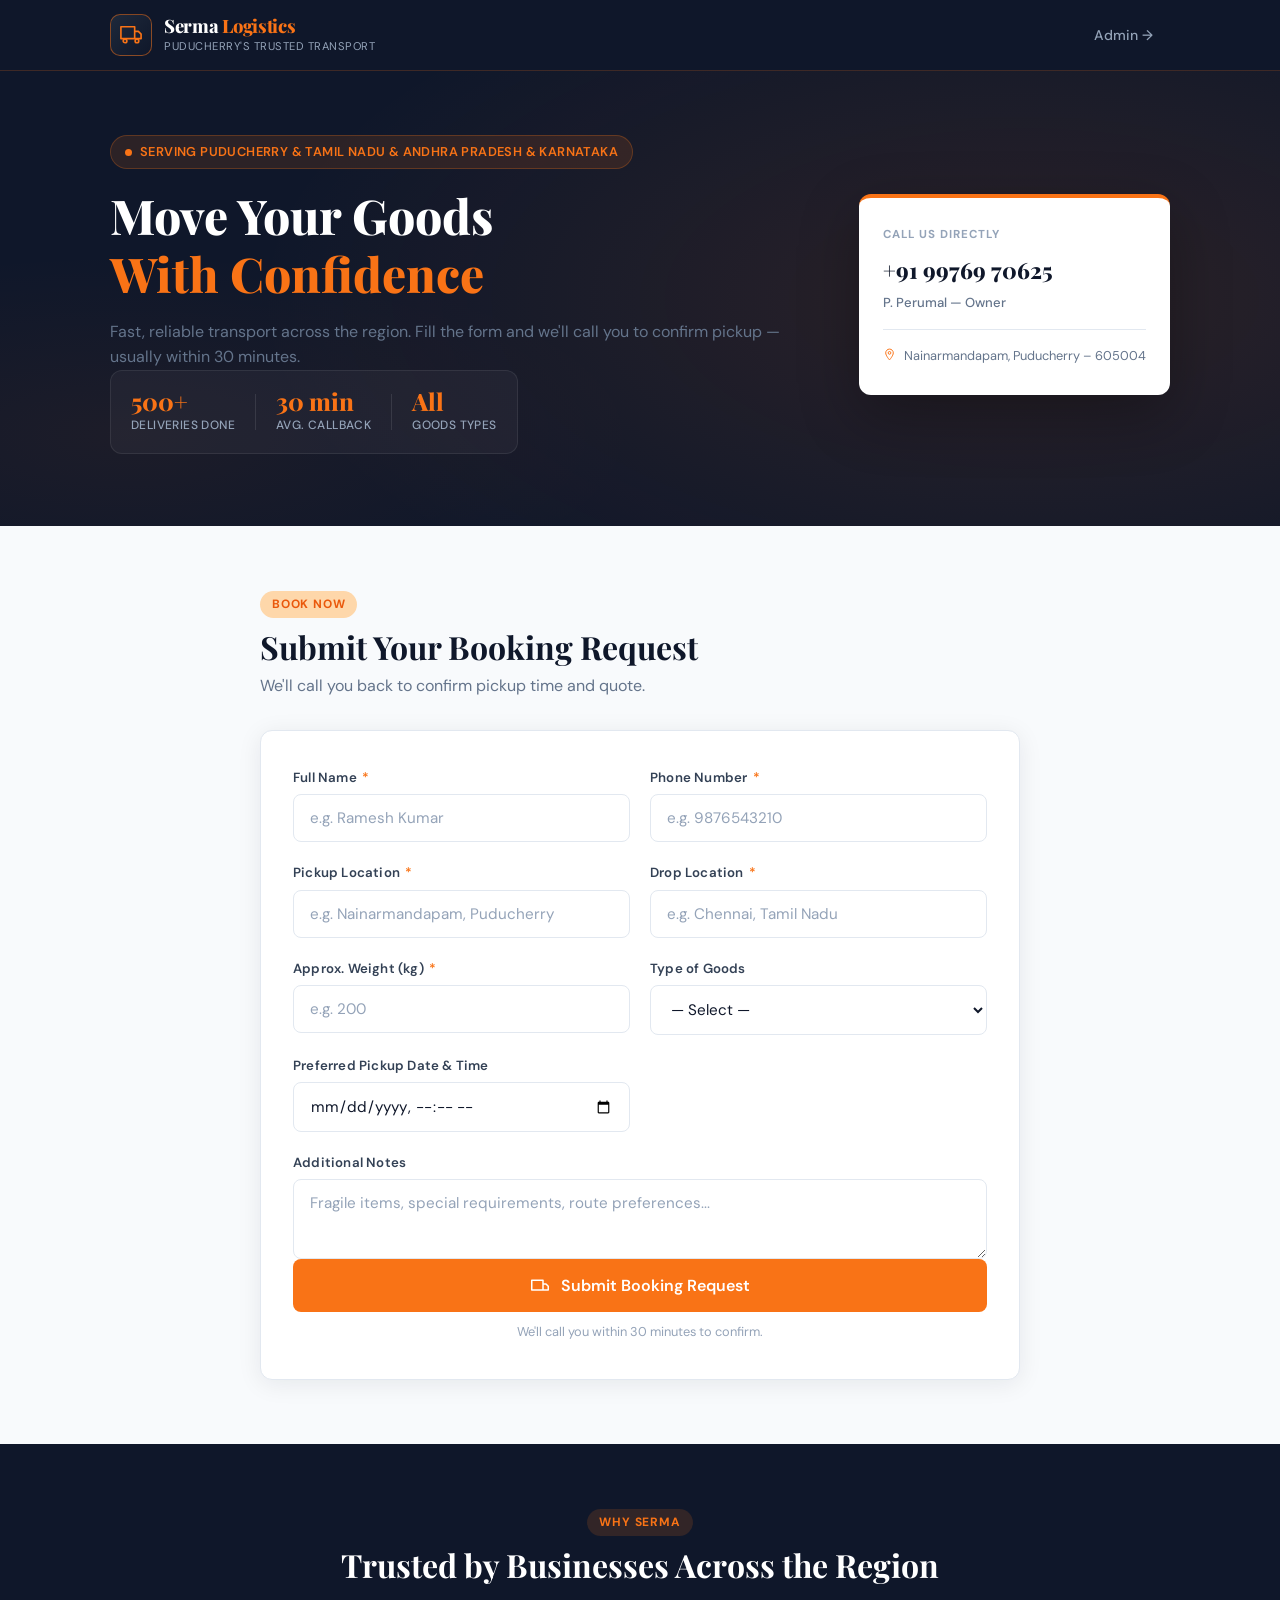
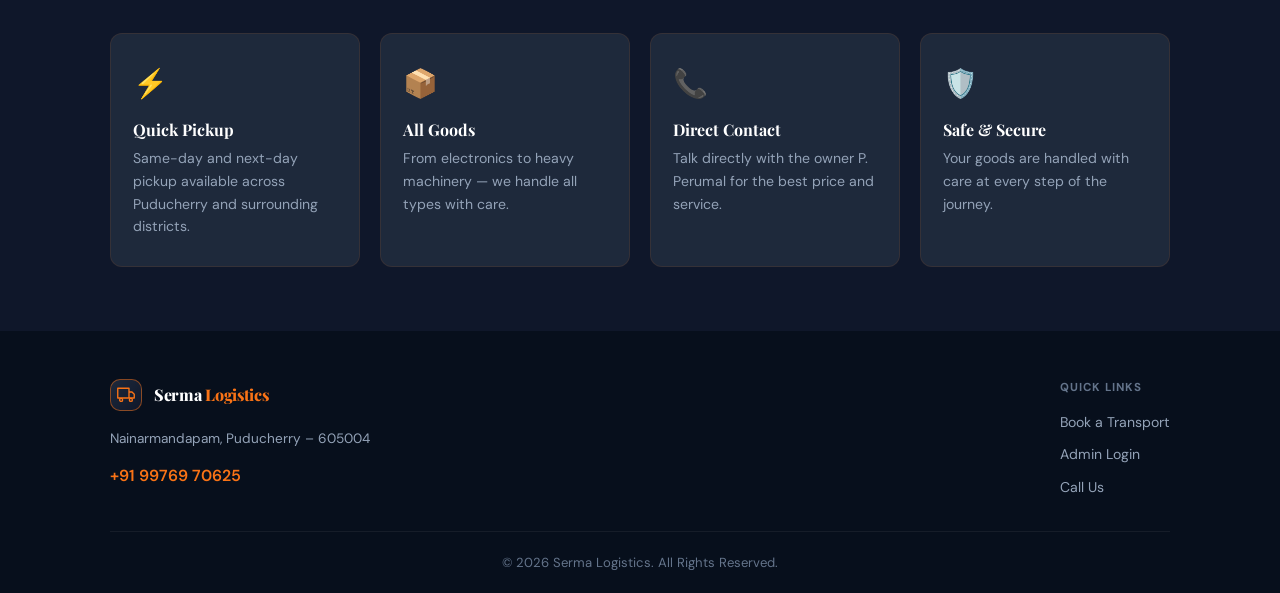
<file: src/main/resources/static/index.html>
<!DOCTYPE html>
<html lang="en">
<head>
  <meta charset="UTF-8" />
  <meta name="viewport" content="width=device-width, initial-scale=1.0" />
  <title>Serma Logistics — Book Your Transport</title>
  <link rel="stylesheet" href="style.css" />
  <meta name="google-site-verification" content="Dr37wMnsQLpo07ZCFdmfG70IZA1apEuTFEzWDJs0NHU" />
  <link rel="preconnect" href="https://fonts.googleapis.com">
  <link href="https://fonts.googleapis.com/css2?family=Playfair+Display:wght@700;800&family=DM+Sans:wght@300;400;500;600&display=swap" rel="stylesheet">
</head>
<body>

  <!-- ─── Navbar ──────────────────────────────────────────────── -->
  <nav class="navbar">
    <div class="container">
      <a href="index.html" class="navbar-brand">
        <div class="logo-icon">
          <svg width="22" height="22" viewBox="0 0 24 24" fill="none">
            <path d="M1 3h15v13H1zM16 8h4l3 3v5h-7V8z" stroke="#F97316" stroke-width="1.8" stroke-linejoin="round"/>
            <circle cx="5.5" cy="18.5" r="2" stroke="#F97316" stroke-width="1.8"/>
            <circle cx="18.5" cy="18.5" r="2" stroke="#F97316" stroke-width="1.8"/>
          </svg>
        </div>
        <div class="brand-wrap">
          <div class="brand-name">Serma <span>Logistics</span></div>
          <div class="brand-tagline">Puducherry's Trusted Transport</div>
        </div>
      </a>
      <a href="admin-login.html" class="navbar-link">Admin →</a>
    </div>
  </nav>

  <!-- ─── Hero ────────────────────────────────────────────────── -->
  <section class="hero">
    <div class="hero-bg-pattern"></div>
    <div class="container hero-inner">
      <div class="hero-content">
        <div class="hero-badge">
          <span class="badge-dot"></span> Serving Puducherry & Tamil Nadu & Andhra Pradesh & Karnataka
        </div>
        <h1>Move Your Goods<br><span>With Confidence</span></h1>
        <p>Fast, reliable transport across the region. Fill the form and we'll call you to confirm pickup — usually within 30 minutes.</p>
        <div class="hero-stats">
          <div class="stat"><div class="stat-n">500+</div><div class="stat-l">Deliveries Done</div></div>
          <div class="stat-div"></div>
          <div class="stat"><div class="stat-n">30 min</div><div class="stat-l">Avg. Callback</div></div>
          <div class="stat-div"></div>
          <div class="stat"><div class="stat-n">All</div><div class="stat-l">Goods Types</div></div>
        </div>
      </div>
      <div class="hero-contact-card">
        <div class="contact-label">Call Us Directly</div>
        <a href="tel:+919976970625" class="contact-phone">+91 99769 70625</a>
        <div class="contact-name">P. Perumal — Owner</div>
        <div class="contact-addr">
          <svg width="13" height="13" viewBox="0 0 24 24" fill="none" style="flex-shrink:0;margin-top:2px"><path d="M12 2C8.13 2 5 5.13 5 9c0 5.25 7 13 7 13s7-7.75 7-13c0-3.87-3.13-7-7-7z" stroke="#F97316" stroke-width="1.8"/><circle cx="12" cy="9" r="2.5" stroke="#F97316" stroke-width="1.8"/></svg>
          Nainarmandapam, Puducherry – 605004
        </div>
      </div>
    </div>
  </section>

  <!-- ─── Booking Form ─────────────────────────────────────────── -->
  <section class="section">
    <div class="container">
      <div class="form-wrap">
        <div class="form-header">
          <div class="section-tag">Book Now</div>
          <h2>Submit Your Booking Request</h2>
          <p>We'll call you back to confirm pickup time and quote.</p>
        </div>

        <div class="card">
          <form id="bookingForm" novalidate>
            <div class="form-grid">

              <div class="form-group">
                <label for="customerName">Full Name <span class="req">*</span></label>
                <input type="text" id="customerName" placeholder="e.g. Ramesh Kumar" required />
              </div>

              <div class="form-group">
                <label for="phone">Phone Number <span class="req">*</span></label>
                <input type="tel" id="phone" placeholder="e.g. 9876543210" required />
              </div>

              <div class="form-group">
                <label for="pickupLocation">Pickup Location <span class="req">*</span></label>
                <input type="text" id="pickupLocation" placeholder="e.g. Nainarmandapam, Puducherry" required />
              </div>

              <div class="form-group">
                <label for="dropLocation">Drop Location <span class="req">*</span></label>
                <input type="text" id="dropLocation" placeholder="e.g. Chennai, Tamil Nadu" required />
              </div>

              <div class="form-group">
                <label for="weight">Approx. Weight (kg) <span class="req">*</span></label>
                <input type="number" id="weight" placeholder="e.g. 200" min="1" required />
              </div>

              <div class="form-group">
                <label for="goodsType">Type of Goods</label>
                <select id="goodsType">
                  <option value="">— Select —</option>
                  <option>Electronics</option>
                  <option>Furniture</option>
                  <option>Food &amp; Perishables</option>
                  <option>Clothing &amp; Textiles</option>
                  <option>Machinery &amp; Equipment</option>
                  <option>Construction Material</option>
                  <option>Chemicals</option>
                  <option>Other</option>
                </select>
              </div>

              <div class="form-group">
                <label for="dateTime">Preferred Pickup Date &amp; Time</label>
                <input type="datetime-local" id="dateTime" />
              </div>

              <div class="form-group full">
                <label for="notes">Additional Notes</label>
                <textarea id="notes" placeholder="Fragile items, special requirements, route preferences..."></textarea>
              </div>

            </div>

            <div id="formAlert" style="display:none;"></div>

            <button type="submit" class="btn btn-primary btn-lg btn-full" id="submitBtn">
              <span id="btnText">
                <svg width="18" height="18" viewBox="0 0 24 24" fill="none" style="margin-right:8px;vertical-align:middle"><path d="M1 3h15v13H1zM16 8h4l3 3v5h-7V8z" stroke="currentColor" stroke-width="2" stroke-linejoin="round"/></svg>
                Submit Booking Request
              </span>
              <span id="btnSpinner" style="display:none;">
                <span class="spinner"></span> Submitting...
              </span>
            </button>
            <p class="form-note">We'll call you within 30 minutes to confirm.</p>
          </form>
        </div>
      </div>
    </div>
  </section>

  <!-- ─── Why Us ───────────────────────────────────────────────── -->
  <section class="section why-section">
    <div class="container">
      <div class="section-header">
        <div class="section-tag">Why Serma</div>
        <h2>Trusted by Businesses Across the Region</h2>
      </div>
      <div class="features-grid">
        <div class="feature-card">
          <div class="feature-icon">⚡</div>
          <h3>Quick Pickup</h3>
          <p>Same-day and next-day pickup available across Puducherry and surrounding districts.</p>
        </div>
        <div class="feature-card">
          <div class="feature-icon">📦</div>
          <h3>All Goods</h3>
          <p>From electronics to heavy machinery — we handle all types with care.</p>
        </div>
        <div class="feature-card">
          <div class="feature-icon">📞</div>
          <h3>Direct Contact</h3>
          <p>Talk directly with the owner P. Perumal for the best price and service.</p>
        </div>
        <div class="feature-card">
          <div class="feature-icon">🛡️</div>
          <h3>Safe &amp; Secure</h3>
          <p>Your goods are handled with care at every step of the journey.</p>
        </div>
      </div>
    </div>
  </section>

  <!-- ─── Footer ──────────────────────────────────────────────── -->
  <footer class="footer">
    <div class="container">
      <div class="footer-inner">
        <div class="footer-brand">
          <div class="footer-logo">
            <div class="logo-icon" style="width:32px;height:32px;">
              <svg width="18" height="18" viewBox="0 0 24 24" fill="none">
                <path d="M1 3h15v13H1zM16 8h4l3 3v5h-7V8z" stroke="#F97316" stroke-width="1.8" stroke-linejoin="round"/>
                <circle cx="5.5" cy="18.5" r="2" stroke="#F97316" stroke-width="1.8"/>
                <circle cx="18.5" cy="18.5" r="2" stroke="#F97316" stroke-width="1.8"/>
              </svg>
            </div>
            <div>
              <div class="brand-name" style="font-size:1rem;">Serma <span>Logistics</span></div>
            </div>
          </div>
          <p class="footer-addr">Nainarmandapam, Puducherry – 605004</p>
          <a href="tel:+919976970625" class="footer-phone">+91 99769 70625</a>
        </div>
        <div class="footer-links">
          <div class="footer-link-title">Quick Links</div>
          <a href="index.html">Book a Transport</a>
          <a href="admin-login.html">Admin Login</a>
          <a href="tel:+919976970625">Call Us</a>
        </div>
      </div>
      <div class="footer-bottom">
        © 2026 Serma Logistics. All Rights Reserved.
      </div>
    </div>
  </footer>

  <script>
    const API_BASE = 'https://logistics-app-pfes.onrender.com/api';

    document.getElementById('bookingForm').addEventListener('submit', async function(e) {
      e.preventDefault();
      const alertEl  = document.getElementById('formAlert');
      const btnText  = document.getElementById('btnText');
      const spinner  = document.getElementById('btnSpinner');
      const submitBtn = document.getElementById('submitBtn');

      const name   = document.getElementById('customerName').value.trim();
      const phone  = document.getElementById('phone').value.trim();
      const pickup = document.getElementById('pickupLocation').value.trim();
      const drop   = document.getElementById('dropLocation').value.trim();
      const weight = document.getElementById('weight').value.trim();

      if (!name || !phone || !pickup || !drop || !weight) {
        showAlert(alertEl, 'error', '⚠️ Please fill all required fields marked with *');
        return;
      }

      const payload = {
        customerName: name, phone, pickupLocation: pickup,
        dropLocation: drop, weight: parseFloat(weight),
        goodsType: document.getElementById('goodsType').value,
        dateTime:  document.getElementById('dateTime').value || null,
        notes:     document.getElementById('notes').value.trim() || null
      };

      submitBtn.disabled = true;
      btnText.style.display  = 'none';
      spinner.style.display  = 'flex';

      try {
        const res  = await fetch(`${API_BASE}/bookings`, { method:'POST', headers:{'Content-Type':'application/json'}, body: JSON.stringify(payload) });
        const data = await res.json();
        if (res.ok && data.success) {
          showAlert(alertEl, 'success', `✅ Booking submitted! Your ID is <strong>#${data.bookingId}</strong>. We will call you shortly.`);
          document.getElementById('bookingForm').reset();
        } else {
          showAlert(alertEl, 'error', '❌ ' + (data.message || 'Something went wrong.'));
        }
      } catch(err) {
        showAlert(alertEl, 'error', '❌ Cannot connect to server. Please call us directly: +91 99769 70625');
      } finally {
        submitBtn.disabled = false;
        btnText.style.display  = 'flex';
        spinner.style.display  = 'none';
      }
    });

    function showAlert(el, type, msg) {
      el.style.display = 'flex';
      el.className = `alert alert-${type}`;
      el.innerHTML = msg;
      el.scrollIntoView({ behavior:'smooth', block:'nearest' });
    }
  </script>
</body>
</html>
</file>
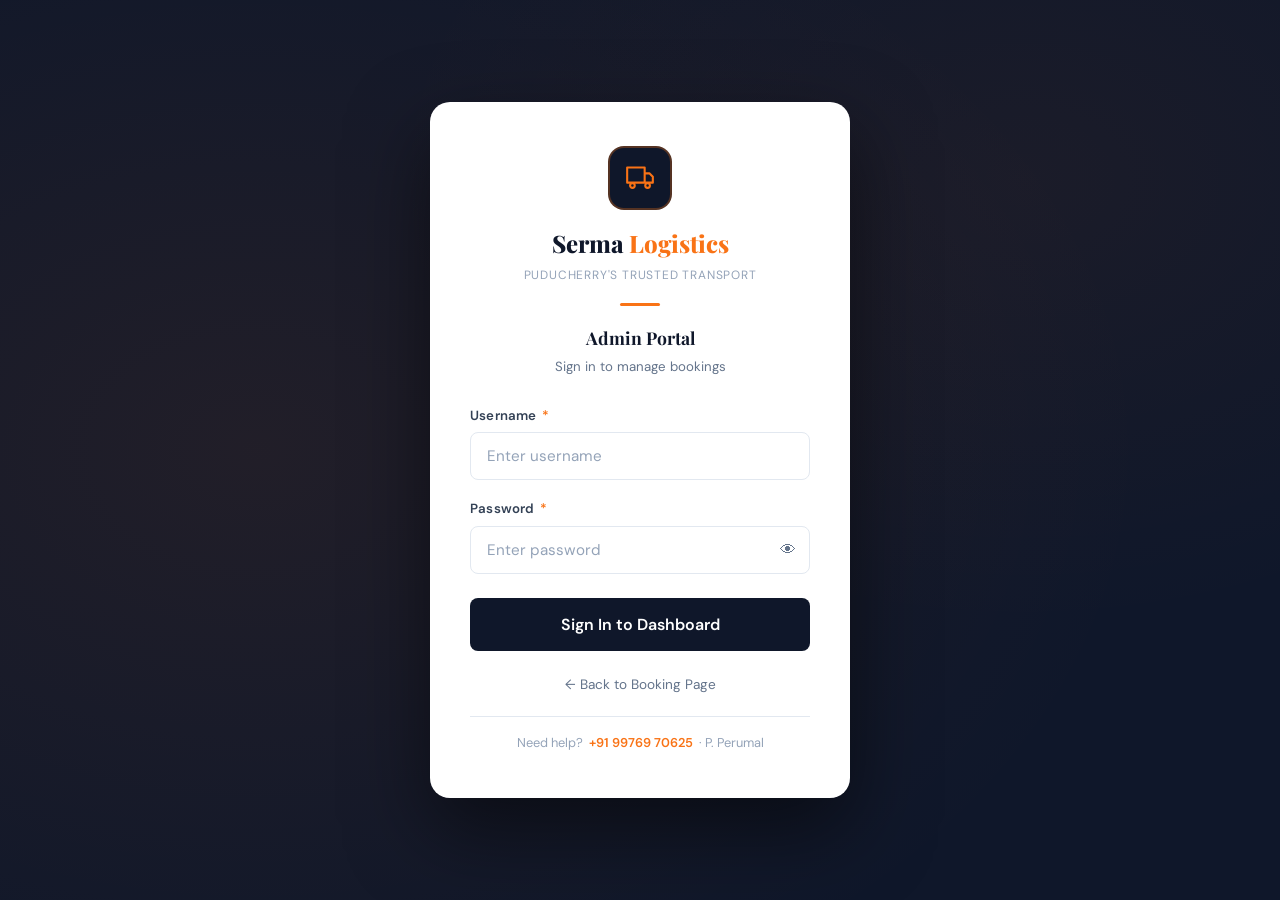
<file: src/main/resources/static/admin-login.html>
<!DOCTYPE html>
<html lang="en">
<head>
  <meta charset="UTF-8" />
  <meta name="viewport" content="width=device-width, initial-scale=1.0" />
  <title>Admin Login — Serma Logistics</title>
  <link rel="stylesheet" href="style.css" />
  <link rel="preconnect" href="https://fonts.googleapis.com">
  <link href="https://fonts.googleapis.com/css2?family=Playfair+Display:wght@700;800&family=DM+Sans:wght@300;400;500;600&display=swap" rel="stylesheet">
</head>
<body>

  <div class="login-page">
    <div class="login-bg-pattern"></div>

    <div class="login-card">
      <!-- Logo -->
      <div class="login-logo">
        <div class="login-logo-icon">
          <svg width="28" height="28" viewBox="0 0 24 24" fill="none">
            <path d="M1 3h15v13H1zM16 8h4l3 3v5h-7V8z" stroke="#F97316" stroke-width="1.8" stroke-linejoin="round"/>
            <circle cx="5.5" cy="18.5" r="2" stroke="#F97316" stroke-width="1.8"/>
            <circle cx="18.5" cy="18.5" r="2" stroke="#F97316" stroke-width="1.8"/>
          </svg>
        </div>
        <div class="login-brand-name">Serma <span>Logistics</span></div>
        <div class="login-brand-sub">Puducherry's Trusted Transport</div>
        <div class="login-divider"></div>
        <div class="login-title">Admin Portal</div>
        <div class="login-subtitle">Sign in to manage bookings</div>
      </div>

      <!-- Form -->
      <form id="loginForm" novalidate>
        <div class="form-group" style="margin-bottom:18px;">
          <label for="username">Username <span class="req">*</span></label>
          <input type="text" id="username" placeholder="Enter username" autocomplete="username" required />
        </div>

        <div class="form-group" style="margin-bottom:24px;">
          <label for="password">Password <span class="req">*</span></label>
          <div style="position:relative;">
            <input type="password" id="password" placeholder="Enter password" autocomplete="current-password" required style="padding-right:48px;" />
            <button type="button" onclick="togglePwd()" style="position:absolute;right:14px;top:50%;transform:translateY(-50%);background:none;border:none;cursor:pointer;font-size:16px;padding:0;color:var(--slate);" title="Show/hide">👁</button>
          </div>
        </div>

        <div id="loginAlert" style="display:none;margin-bottom:16px;"></div>

        <button type="submit" class="btn btn-navy btn-full btn-lg" id="loginBtn">
          <span id="btnText">Sign In to Dashboard</span>
          <span id="btnSpinner" style="display:none;"><span class="spinner"></span> Signing in...</span>
        </button>
      </form>

      <!-- Back -->
      <div style="text-align:center;margin-top:20px;">
        <a href="index.html" style="color:var(--slate);font-size:0.85rem;text-decoration:none;">← Back to Booking Page</a>
      </div>

      <!-- Owner contact -->
      <div class="login-contact-strip">
        <span>Need help?</span>
        <a href="tel:+919976970625">+91 99769 70625</a>
        <span>· P. Perumal</span>
      </div>
    </div>
  </div>

  <script>
    const API_BASE = 'https://logistics-app-pfes.onrender.com/api';
    if (localStorage.getItem('jwtToken')) window.location.href = 'dashboard.html';

    function togglePwd() {
      const i = document.getElementById('password');
      i.type = i.type === 'password' ? 'text' : 'password';
    }

    document.getElementById('loginForm').addEventListener('submit', async function(e) {
      e.preventDefault();
      const alertEl  = document.getElementById('loginAlert');
      const btnText  = document.getElementById('btnText');
      const spinner  = document.getElementById('btnSpinner');
      const loginBtn = document.getElementById('loginBtn');
      const username = document.getElementById('username').value.trim();
      const password = document.getElementById('password').value.trim();

      if (!username || !password) {
        showAlert(alertEl, 'error', '⚠️ Please enter both username and password.');
        return;
      }

      loginBtn.disabled = true;
      btnText.style.display  = 'none';
      spinner.style.display  = 'flex';
      alertEl.style.display  = 'none';

      try {
        const res  = await fetch(`${API_BASE}/auth/login`, { method:'POST', headers:{'Content-Type':'application/json'}, body: JSON.stringify({ username, password }) });
        const data = await res.json();
        if (res.ok && data.token) {
          localStorage.setItem('jwtToken', data.token);
          localStorage.setItem('adminName', data.fullName || data.username);
          showAlert(alertEl, 'success', '✅ Login successful! Redirecting...');
          setTimeout(() => window.location.href = 'dashboard.html', 800);
        } else {
          showAlert(alertEl, 'error', '❌ ' + (data.message || 'Invalid credentials.'));
          loginBtn.disabled = false;
          btnText.style.display  = 'flex';
          spinner.style.display  = 'none';
        }
      } catch(err) {
        showAlert(alertEl, 'error', '❌ Cannot connect to server.');
        loginBtn.disabled = false;
        btnText.style.display  = 'flex';
        spinner.style.display  = 'none';
      }
    });

    function showAlert(el, type, msg) {
      el.style.display = 'flex';
      el.className = `alert alert-${type}`;
      el.innerHTML = msg;
    }
  </script>
</body>
</html>
</file>
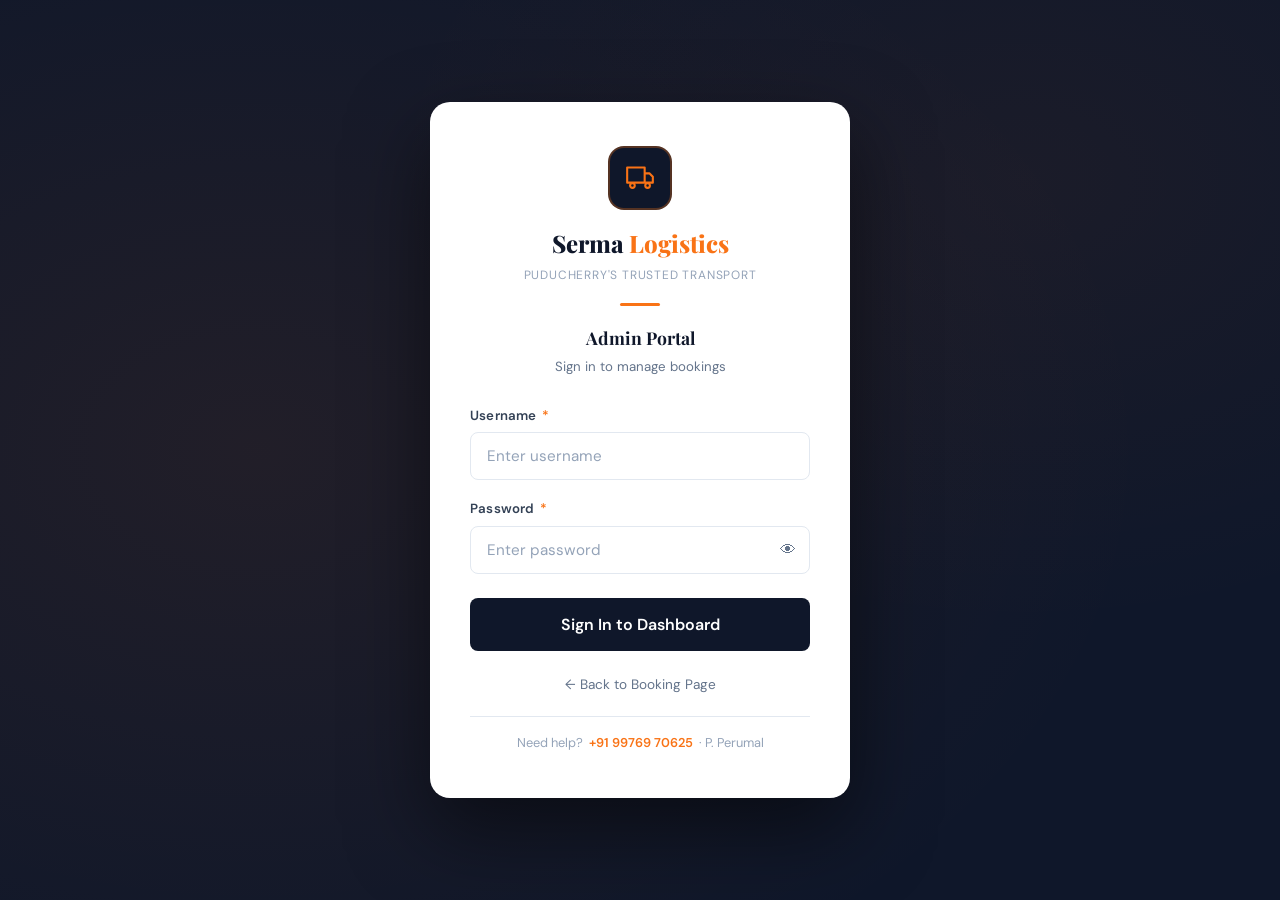
<file: src/main/resources/static/dashboard.html>
<!DOCTYPE html>
<html lang="en">
<head>
  <meta charset="UTF-8" />
  <meta name="viewport" content="width=device-width, initial-scale=1.0" />
  <title>Dashboard — Serma Logistics</title>
  <link rel="stylesheet" href="style.css" />
  <link rel="preconnect" href="https://fonts.googleapis.com">
  <link href="https://fonts.googleapis.com/css2?family=Playfair+Display:wght@700;800&family=DM+Sans:wght@300;400;500;600&display=swap" rel="stylesheet">
</head>
<body>

  <!-- ─── Dashboard Header ────────────────────────────────────── -->
  <div class="dash-header">
    <div class="container">
      <div class="dash-header-left">
        <a href="index.html" class="navbar-brand">
          <div class="logo-icon" style="width:34px;height:34px;">
            <svg width="18" height="18" viewBox="0 0 24 24" fill="none">
              <path d="M1 3h15v13H1zM16 8h4l3 3v5h-7V8z" stroke="#F97316" stroke-width="1.8" stroke-linejoin="round"/>
              <circle cx="5.5" cy="18.5" r="2" stroke="#F97316" stroke-width="1.8"/>
              <circle cx="18.5" cy="18.5" r="2" stroke="#F97316" stroke-width="1.8"/>
            </svg>
          </div>
          <div class="brand-wrap">
            <div class="brand-name" style="font-size:1.05rem;">Serma <span>Logistics</span></div>
            <div class="brand-tagline">Admin Dashboard</div>
          </div>
        </a>
      </div>
      <div class="dash-actions">
        <div class="dash-admin-info" id="adminGreeting">Welcome!</div>
        <button onclick="loadBookings()" class="btn btn-outline btn-sm">🔄 Refresh</button>
        <button onclick="logout()" class="btn btn-sm" style="background:#EF4444;color:white;border:none;">🚪 Logout</button>
      </div>
    </div>
  </div>

  <div class="container" style="padding-bottom:48px;">

    <!-- ─── Stats ──────────────────────────────────────────────── -->
    <div class="stats-grid">
      <div class="stat-card orange">
        <div class="stat-number" id="statTotal">—</div>
        <div class="stat-label">Total Bookings</div>
      </div>
      <div class="stat-card blue">
        <div class="stat-number" id="statNew">—</div>
        <div class="stat-label">New</div>
      </div>
      <div class="stat-card purple">
        <div class="stat-number" id="statConfirmed">—</div>
        <div class="stat-label">In Progress</div>
      </div>
      <div class="stat-card green">
        <div class="stat-number" id="statDone">—</div>
        <div class="stat-label">Completed</div>
      </div>
    </div>

    <!-- ─── Filter Bar ─────────────────────────────────────────── -->
    <div class="filter-bar">
      <input type="text" id="searchInput" placeholder="🔍 Search by name or phone..." oninput="filterTable()" />
      <button class="filter-btn active" onclick="filterByStatus('ALL',this)">All</button>
      <button class="filter-btn" onclick="filterByStatus('NEW',this)">🆕 New</button>
      <button class="filter-btn" onclick="filterByStatus('CONFIRMED',this)">✅ Confirmed</button>
      <button class="filter-btn" onclick="filterByStatus('IN_TRANSIT',this)">🚚 In Transit</button>
      <button class="filter-btn" onclick="filterByStatus('DONE',this)">✔️ Done</button>
    </div>

    <!-- ─── Table ──────────────────────────────────────────────── -->
    <div class="table-wrap" id="tableWrap">
      <div style="text-align:center;padding:48px;color:var(--slate);">
        <div class="spinner" style="width:32px;height:32px;border-color:rgba(100,116,139,0.3);border-top-color:var(--brand);margin:0 auto 12px;"></div>
        Loading bookings...
      </div>
    </div>

  </div>

  <!-- ─── Footer ──────────────────────────────────────────────── -->
  <footer class="footer" style="margin-top:0;">
    <div class="container">
      <div class="footer-bottom" style="border-top:none;padding-top:0;">
        © 2026 Serma Logistics. All Rights Reserved. &nbsp;|&nbsp;
        <a href="tel:+919976970625" style="color:var(--brand);">+91 99769 70625</a>
      </div>
    </div>
  </footer>

  <div id="toast" class="toast" style="display:none;"></div>

  <script>
    const API_BASE = 'https://logistics-app-pfes.onrender.com/api';  
    let allBookings = [];
    let activeFilter = 'ALL';

    const token = localStorage.getItem('jwtToken');
    if (!token) window.location.href = 'admin-login.html';

    const adminName = localStorage.getItem('adminName') || 'Admin';
    document.getElementById('adminGreeting').textContent = `👋 ${adminName}`;

    async function loadBookings() {
      const wrap = document.getElementById('tableWrap');
      wrap.innerHTML = `<div style="text-align:center;padding:48px;color:var(--slate);"><div class="spinner" style="width:32px;height:32px;border-color:rgba(100,116,139,0.3);border-top-color:var(--brand);margin:0 auto 12px;"></div>Loading...</div>`;
      try {
        const [bRes, sRes] = await Promise.all([
          fetch(`${API_BASE}/bookings`,       { headers: authHeaders() }),
          fetch(`${API_BASE}/bookings/stats`, { headers: authHeaders() })
        ]);
        if (bRes.status === 401 || bRes.status === 403) { logout(); return; }
        const bData = await bRes.json();
        const sData = await sRes.json();
        allBookings = bData.data || [];
        if (sData.data) {
          const s = sData.data;
          document.getElementById('statTotal').textContent     = s.total || 0;
          document.getElementById('statNew').textContent       = s.new   || 0;
          document.getElementById('statConfirmed').textContent = (s.confirmed||0)+(s.inTransit||0);
          document.getElementById('statDone').textContent      = s.done  || 0;
        }
        renderTable(allBookings);
      } catch(err) {
        wrap.innerHTML = `<div class="empty-state"><div class="icon">❌</div><h3>Connection Error</h3><p>Cannot reach the server. Is backend running?</p><button onclick="loadBookings()" class="btn btn-primary mt-md">Retry</button></div>`;
      }
    }

    function renderTable(bookings) {
      const wrap = document.getElementById('tableWrap');
      if (!bookings || !bookings.length) {
        wrap.innerHTML = `<div class="empty-state"><div class="icon">📋</div><h3>No Bookings Found</h3><p>No bookings match the current filter.</p></div>`;
        return;
      }
      const rows = bookings.map(b => `
        <tr id="row-${b.id}">
          <td class="td-name">#${b.id}<br><span style="font-size:0.78rem;color:var(--slate);">${formatDate(b.createdAt)}</span></td>
          <td class="td-name">${esc(b.customerName)}</td>
          <td class="td-phone"><a href="tel:${esc(b.phone)}" title="Call customer">📞 ${esc(b.phone)}</a></td>
          <td class="td-route">
            <strong style="color:var(--navy);font-size:0.85rem;">${esc(b.pickupLocation)}</strong>
            <span class="route-arrow">→</span>
            <strong style="color:var(--navy);font-size:0.85rem;">${esc(b.dropLocation)}</strong>
            ${b.weight ? `<br><span style="font-size:0.78rem;color:var(--muted);">${b.weight} kg · ${b.goodsType||'N/A'}</span>` : ''}
            ${b.notes  ? `<br><span style="font-size:0.78rem;color:var(--muted);font-style:italic;">💬 ${esc(b.notes.substring(0,60))}${b.notes.length>60?'...':''}</span>` : ''}
          </td>
          <td>${statusBadge(b.status)}</td>
          <td>
            <div class="action-btns">
              ${b.status==='NEW'       ? `<button class="btn btn-sm btn-confirm" onclick="updateStatus(${b.id},'CONFIRMED')">✅ Confirm</button>` : ''}
              ${b.status==='CONFIRMED' ? `<button class="btn btn-sm btn-transit" onclick="updateStatus(${b.id},'IN_TRANSIT')">🚚 Transit</button>` : ''}
              ${b.status==='IN_TRANSIT'? `<button class="btn btn-sm btn-done"    onclick="updateStatus(${b.id},'DONE')">✔️ Done</button>` : ''}
              ${b.status==='DONE'      ? `<span style="color:var(--status-done);font-size:0.82rem;font-weight:600;">✔ Completed</span>` : ''}
              <button class="btn btn-sm btn-delete" onclick="deleteBooking(${b.id})" title="Delete">🗑️</button>
            </div>
          </td>
        </tr>`).join('');
      wrap.innerHTML = `
        <table>
          <thead><tr>
            <th>ID / Date</th><th>Customer</th><th>Phone</th>
            <th>Route &amp; Details</th><th>Status</th><th>Actions</th>
          </tr></thead>
          <tbody>${rows}</tbody>
        </table>`;
    }

    async function updateStatus(id, newStatus) {
      try {
        const res  = await fetch(`${API_BASE}/bookings/${id}/status`, { method:'PUT', headers:{...authHeaders(),'Content-Type':'application/json'}, body: JSON.stringify({status:newStatus}) });
        const data = await res.json();
        if (res.ok && data.success) {
          const idx = allBookings.findIndex(b => b.id===id);
          if (idx !== -1) allBookings[idx].status = newStatus;
          renderTable(getFiltered());
          showToast(`✅ Status updated to: ${newStatus}`, 'success');
        } else { showToast('❌ Failed to update status','error'); }
      } catch(e) { showToast('❌ Connection error','error'); }
    }

    async function deleteBooking(id) {
      if (!confirm(`Delete booking #${id}? This cannot be undone.`)) return;
      try {
        const res  = await fetch(`${API_BASE}/bookings/${id}`, { method:'DELETE', headers: authHeaders() });
        const data = await res.json();
        if (res.ok && data.success) {
          allBookings = allBookings.filter(b => b.id!==id);
          renderTable(getFiltered());
          showToast('🗑️ Booking deleted.','success');
          loadBookings();
        } else { showToast('❌ Delete failed','error'); }
      } catch(e) { showToast('❌ Connection error','error'); }
    }

    function filterByStatus(status, btn) {
      activeFilter = status;
      document.querySelectorAll('.filter-btn').forEach(b => b.classList.remove('active'));
      btn.classList.add('active');
      renderTable(getFiltered());
    }
    function filterTable() { renderTable(getFiltered()); }
    function getFiltered() {
      const s = document.getElementById('searchInput').value.toLowerCase();
      return allBookings.filter(b => {
        const ms = activeFilter==='ALL' || b.status===activeFilter;
        const mq = !s || b.customerName.toLowerCase().includes(s) || b.phone.includes(s);
        return ms && mq;
      });
    }

    function authHeaders() { return { 'Authorization': `Bearer ${localStorage.getItem('jwtToken')}` }; }
    function logout() { localStorage.removeItem('jwtToken'); localStorage.removeItem('adminName'); window.location.href = 'admin-login.html'; }

    function statusBadge(s) {
      const m = { NEW:'<span class="badge badge-new">🆕 New</span>', CONFIRMED:'<span class="badge badge-confirmed">✅ Confirmed</span>', IN_TRANSIT:'<span class="badge badge-transit">🚚 In Transit</span>', DONE:'<span class="badge badge-done">✔️ Done</span>' };
      return m[s] || `<span class="badge">${s}</span>`;
    }
    function formatDate(dt) { if(!dt) return ''; return new Date(dt).toLocaleDateString('en-IN',{day:'2-digit',month:'short',year:'numeric'}); }
    function esc(str) { if(!str) return ''; return String(str).replace(/&/g,'&amp;').replace(/</g,'&lt;').replace(/>/g,'&gt;'); }

    let toastTimer;
    function showToast(msg, type='success') {
      const t = document.getElementById('toast');
      t.textContent = msg; t.className = `toast ${type}`; t.style.display = 'flex';
      clearTimeout(toastTimer);
      toastTimer = setTimeout(() => { t.style.display = 'none'; }, 3500);
    }

    loadBookings();
    setInterval(loadBookings, 60000);
  </script>
</body>
</html>
</file>
<file: src/main/resources/static/style.css>
/* ============================================================
   SERMA LOGISTICS — style.css
   Deep navy + warm orange — professional transport aesthetic
   Fonts: Playfair Display (headings) + DM Sans (body)
   ============================================================ */

:root {
  --brand:       #F97316;
  --brand-dark:  #EA580C;
  --brand-light: #FED7AA;
  --navy:        #0F172A;
  --navy-mid:    #1E293B;
  --navy-soft:   #334155;
  --slate:       #64748B;
  --muted:       #94A3B8;
  --border:      #E2E8F0;
  --white:       #FFFFFF;
  --bg:          #F8FAFC;

  --status-new:       #3B82F6;
  --status-confirmed: #F97316;
  --status-transit:   #8B5CF6;
  --status-done:      #22C55E;

  --radius:    12px;
  --radius-sm: 8px;
  --shadow:    0 4px 24px rgba(15,23,42,0.08);
  --shadow-md: 0 8px 40px rgba(15,23,42,0.14);
}

*, *::before, *::after { box-sizing: border-box; margin: 0; padding: 0; }
html { font-size: 16px; scroll-behavior: smooth; }
body {
  font-family: 'DM Sans', sans-serif;
  background: var(--bg);
  color: var(--navy);
  line-height: 1.6;
  min-height: 100vh;
  display: flex;
  flex-direction: column;
}

h1,h2,h3,h4 { font-family: 'Playfair Display', serif; line-height: 1.2; }
h1 { font-size: clamp(1.9rem, 5vw, 3rem); font-weight: 800; }
h2 { font-size: clamp(1.4rem, 3vw, 2rem); font-weight: 700; }
h3 { font-size: 1.1rem; font-weight: 700; }
p  { color: var(--slate); }

.container { max-width: 1100px; margin: 0 auto; padding: 0 20px; }

/* ─── Navbar ─────────────────────────────────────────────────── */
.navbar {
  background: var(--navy);
  padding: 14px 0;
  position: sticky; top: 0; z-index: 100;
  border-bottom: 1px solid rgba(249,115,22,0.2);
}
.navbar .container { display:flex; justify-content:space-between; align-items:center; }

.navbar-brand {
  display: flex; align-items: center; gap: 12px;
  text-decoration: none;
}
.logo-icon {
  width: 42px; height: 42px;
  background: linear-gradient(135deg, #1E293B 0%, #0F172A 100%);
  border: 1.5px solid rgba(249,115,22,0.5);
  border-radius: 10px;
  display: flex; align-items: center; justify-content: center;
  flex-shrink: 0;
}
.brand-wrap { display: flex; flex-direction: column; gap: 1px; }
.brand-name {
  font-family: 'Playfair Display', serif;
  font-weight: 800;
  font-size: 1.15rem;
  color: var(--white);
  letter-spacing: -0.3px;
  line-height: 1.2;
}
.brand-name span { color: var(--brand); }
.brand-tagline {
  font-size: 0.7rem;
  color: var(--muted);
  font-weight: 400;
  letter-spacing: 0.5px;
  text-transform: uppercase;
}
.navbar-link {
  color: var(--muted); text-decoration: none;
  font-size: 0.88rem; font-weight: 500;
  padding: 8px 16px; border-radius: var(--radius-sm);
  transition: all 0.2s;
  border: 1px solid transparent;
}
.navbar-link:hover { color: var(--white); border-color: rgba(249,115,22,0.3); }

/* ─── Hero ───────────────────────────────────────────────────── */
.hero {
  background: var(--navy);
  padding: 64px 0 72px;
  position: relative; overflow: hidden;
}
.hero-bg-pattern {
  position: absolute; inset: 0;
  background:
    radial-gradient(ellipse 60% 80% at 80% 50%, rgba(249,115,22,0.12), transparent),
    radial-gradient(ellipse 40% 40% at 10% 80%, rgba(249,115,22,0.06), transparent);
  pointer-events: none;
}
.hero-inner {
  display: grid;
  grid-template-columns: 1fr auto;
  gap: 48px;
  align-items: center;
  position: relative; z-index: 1;
}
.hero-badge {
  display: inline-flex; align-items: center; gap: 8px;
  background: rgba(249,115,22,0.12);
  border: 1px solid rgba(249,115,22,0.25);
  color: var(--brand);
  padding: 6px 14px; border-radius: 100px;
  font-size: 0.8rem; font-weight: 600;
  letter-spacing: 0.4px; text-transform: uppercase;
  margin-bottom: 18px;
}
.badge-dot {
  width: 7px; height: 7px;
  background: var(--brand); border-radius: 50%;
  animation: pulse 2s infinite;
}
@keyframes pulse { 0%,100%{opacity:1;transform:scale(1)} 50%{opacity:0.6;transform:scale(1.3)} }

.hero h1 { color: var(--white); margin-bottom: 16px; }
.hero h1 span { color: var(--brand); }
.hero > .container > .hero-inner > .hero-content > p {
  color: var(--muted); font-size: 1.05rem;
  max-width: 480px; margin-bottom: 32px;
}
.hero-stats {
  display: flex; align-items: center; gap: 20px;
  padding: 18px 20px;
  background: rgba(255,255,255,0.04);
  border: 1px solid rgba(255,255,255,0.08);
  border-radius: var(--radius);
  width: fit-content;
}
.stat-n { font-family: 'Playfair Display', serif; font-size: 1.5rem; font-weight: 800; color: var(--brand); line-height: 1; }
.stat-l { font-size: 0.75rem; color: var(--muted); margin-top: 3px; font-weight: 500; text-transform: uppercase; letter-spacing: 0.4px; }
.stat-div { width: 1px; height: 36px; background: rgba(255,255,255,0.1); }

/* ─── Hero Contact Card ──────────────────────────────────────── */
.hero-contact-card {
  background: var(--white);
  border-radius: var(--radius);
  padding: 28px 24px;
  min-width: 260px;
  box-shadow: 0 20px 60px rgba(0,0,0,0.3);
  border-top: 4px solid var(--brand);
}
.contact-label {
  font-size: 0.72rem; font-weight: 700;
  text-transform: uppercase; letter-spacing: 1px;
  color: var(--muted); margin-bottom: 8px;
}
.contact-phone {
  display: block;
  font-family: 'Playfair Display', serif;
  font-size: 1.4rem; font-weight: 800;
  color: var(--navy); text-decoration: none;
  margin-bottom: 4px;
  transition: color 0.2s;
}
.contact-phone:hover { color: var(--brand); }
.contact-name { font-size: 0.82rem; color: var(--slate); margin-bottom: 16px; font-weight: 500; }
.contact-addr {
  display: flex; gap: 8px;
  font-size: 0.8rem; color: var(--slate);
  line-height: 1.6;
  padding-top: 16px;
  border-top: 1px solid var(--border);
}

/* ─── Section ────────────────────────────────────────────────── */
.section { padding: 64px 0; }
.section-header { text-align: center; margin-bottom: 48px; }
.section-header h2 { margin-bottom: 8px; }
.section-tag {
  display: inline-block;
  background: var(--brand-light);
  color: var(--brand-dark);
  padding: 4px 12px; border-radius: 100px;
  font-size: 0.75rem; font-weight: 700;
  text-transform: uppercase; letter-spacing: 0.8px;
  margin-bottom: 10px;
}

/* ─── Form ───────────────────────────────────────────────────── */
.form-wrap { max-width: 760px; margin: 0 auto; }
.form-header { margin-bottom: 32px; }
.form-header h2 { margin-bottom: 6px; }
.card {
  background: var(--white); border-radius: var(--radius);
  box-shadow: var(--shadow); border: 1px solid var(--border);
  padding: 36px 32px;
}
.form-grid { display: grid; grid-template-columns: 1fr 1fr; gap: 20px; }
.form-group { display: flex; flex-direction: column; gap: 6px; }
.form-group.full { grid-column: 1 / -1; }

label { font-size: 0.83rem; font-weight: 600; color: var(--navy-soft); letter-spacing: 0.2px; }
label .req { color: var(--brand); margin-left: 2px; }

input, select, textarea {
  padding: 13px 16px;
  border: 1.5px solid var(--border); border-radius: var(--radius-sm);
  font-family: 'DM Sans', sans-serif; font-size: 0.95rem;
  color: var(--navy); background: var(--white);
  transition: border-color 0.2s, box-shadow 0.2s;
  outline: none; width: 100%;
}
input:focus, select:focus, textarea:focus {
  border-color: var(--brand);
  box-shadow: 0 0 0 3px rgba(249,115,22,0.12);
}
input::placeholder, textarea::placeholder { color: var(--muted); }
textarea { resize: vertical; min-height: 80px; }
.form-note { text-align: center; margin-top: 10px; font-size: 0.8rem; color: var(--muted); }

/* ─── Buttons ────────────────────────────────────────────────── */
.btn {
  display: inline-flex; align-items: center; justify-content: center; gap: 8px;
  padding: 13px 26px; border-radius: var(--radius-sm);
  font-family: 'DM Sans', sans-serif; font-size: 0.95rem; font-weight: 600;
  cursor: pointer; border: none; transition: all 0.2s;
  text-decoration: none; white-space: nowrap;
}
.btn-primary { background: var(--brand); color: var(--white); }
.btn-primary:hover { background: var(--brand-dark); transform: translateY(-1px); box-shadow: 0 4px 16px rgba(249,115,22,0.4); }
.btn-primary:active { transform: translateY(0); }
.btn-outline { background: transparent; color: var(--brand); border: 1.5px solid var(--brand); }
.btn-outline:hover { background: var(--brand-light); }
.btn-navy { background: var(--navy); color: var(--white); }
.btn-navy:hover { background: var(--navy-mid); }
.btn-sm { padding: 8px 16px; font-size: 0.82rem; }
.btn-lg { padding: 16px 36px; font-size: 1rem; }
.btn-full { width: 100%; }
.btn:disabled { opacity: 0.6; cursor: not-allowed; transform: none !important; box-shadow: none !important; }

/* ─── Alert ──────────────────────────────────────────────────── */
.alert {
  padding: 13px 18px; border-radius: var(--radius-sm);
  font-size: 0.88rem; font-weight: 500;
  display: flex; align-items: center; gap: 10px;
  margin-top: 16px; animation: slideIn 0.3s ease;
}
.alert-success { background: #F0FDF4; color: #16A34A; border: 1px solid #BBF7D0; }
.alert-error   { background: #FFF1F2; color: #E11D48; border: 1px solid #FECDD3; }
@keyframes slideIn { from{opacity:0;transform:translateY(-8px)} to{opacity:1;transform:translateY(0)} }

/* ─── Spinner ────────────────────────────────────────────────── */
.spinner {
  width: 18px; height: 18px;
  border: 2px solid rgba(255,255,255,0.3);
  border-top-color: white; border-radius: 50%;
  animation: spin 0.7s linear infinite; display: inline-block;
}
@keyframes spin { to { transform: rotate(360deg); } }

/* ─── Why Section ────────────────────────────────────────────── */
.why-section { background: var(--navy); }
.why-section .section-tag { background: rgba(249,115,22,0.15); color: var(--brand); }
.why-section h2 { color: var(--white); }
.features-grid { display: grid; grid-template-columns: repeat(auto-fit, minmax(220px, 1fr)); gap: 20px; }
.feature-card {
  background: var(--navy-mid);
  border: 1px solid rgba(249,115,22,0.1);
  border-radius: var(--radius); padding: 28px 22px;
  transition: border-color 0.2s, transform 0.2s;
}
.feature-card:hover { border-color: rgba(249,115,22,0.3); transform: translateY(-3px); }
.feature-icon { font-size: 28px; margin-bottom: 14px; }
.feature-card h3 { color: var(--white); margin-bottom: 8px; font-size: 1rem; }
.feature-card p { color: var(--muted); font-size: 0.88rem; }

/* ─── Footer ─────────────────────────────────────────────────── */
.footer { background: #070F1C; color: var(--muted); margin-top: auto; }
.footer-inner {
  display: grid; grid-template-columns: 1fr auto;
  gap: 48px; padding: 48px 0 32px;
  border-bottom: 1px solid rgba(255,255,255,0.06);
}
.footer-brand { max-width: 300px; }
.footer-logo { display: flex; align-items: center; gap: 12px; margin-bottom: 16px; }
.footer-addr { font-size: 0.85rem; line-height: 1.8; margin-bottom: 12px; color: var(--muted); }
.footer-phone {
  display: inline-block; color: var(--brand);
  font-weight: 600; font-size: 1rem;
  text-decoration: none;
}
.footer-phone:hover { text-decoration: underline; }
.footer-links { display: flex; flex-direction: column; gap: 10px; }
.footer-link-title { font-size: 0.72rem; font-weight: 700; text-transform: uppercase; letter-spacing: 1px; color: var(--slate); margin-bottom: 4px; }
.footer-links a { color: var(--muted); text-decoration: none; font-size: 0.88rem; transition: color 0.2s; }
.footer-links a:hover { color: var(--white); }
.footer-bottom {
  padding: 20px 0;
  font-size: 0.82rem; text-align: center; color: var(--slate);
}

/* ─── Login Page ─────────────────────────────────────────────── */
.login-page {
  min-height: 100vh; display: flex; align-items: center;
  justify-content: center; background: var(--navy);
  padding: 20px; position: relative; overflow: hidden;
}
.login-bg-pattern {
  position: absolute; inset: 0;
  background:
    radial-gradient(ellipse 70% 70% at 20% 50%, rgba(249,115,22,0.08), transparent),
    radial-gradient(ellipse 50% 50% at 80% 20%, rgba(249,115,22,0.05), transparent);
  pointer-events: none;
}
.login-card {
  background: var(--white); border-radius: 20px;
  padding: 44px 40px; width: 100%; max-width: 420px;
  position: relative; z-index: 1;
  box-shadow: 0 32px 80px rgba(0,0,0,0.5);
}
.login-logo { text-align: center; margin-bottom: 28px; }
.login-logo-icon {
  width: 64px; height: 64px;
  background: var(--navy);
  border: 2px solid rgba(249,115,22,0.3);
  border-radius: 16px;
  display: inline-flex; align-items: center; justify-content: center;
  margin-bottom: 14px;
}
.login-brand-name {
  font-family: 'Playfair Display', serif;
  font-size: 1.5rem; font-weight: 800;
  color: var(--navy);
}
.login-brand-name span { color: var(--brand); }
.login-brand-sub { font-size: 0.75rem; color: var(--muted); text-transform: uppercase; letter-spacing: 0.8px; margin-top: 3px; }
.login-divider { width: 40px; height: 3px; background: var(--brand); border-radius: 2px; margin: 18px auto; }
.login-title { font-family: 'Playfair Display', serif; font-size: 1.1rem; font-weight: 700; color: var(--navy); }
.login-subtitle { font-size: 0.83rem; color: var(--slate); margin-top: 4px; }
.login-contact-strip {
  display: flex; align-items: center; justify-content: center; gap: 6px;
  margin-top: 20px; padding-top: 16px;
  border-top: 1px solid var(--border);
  font-size: 0.8rem; color: var(--muted);
}
.login-contact-strip a { color: var(--brand); font-weight: 600; text-decoration: none; }

/* ─── Dashboard Header ───────────────────────────────────────── */
.dash-header {
  background: var(--navy);
  padding: 16px 0; margin-bottom: 32px;
  border-bottom: 1px solid rgba(249,115,22,0.15);
}
.dash-header .container { display:flex; justify-content:space-between; align-items:center; flex-wrap:wrap; gap:12px; }
.dash-header-left { display: flex; align-items: center; }
.dash-actions { display:flex; align-items:center; gap:10px; flex-wrap:wrap; }
.dash-admin-info { color: var(--muted); font-size: 0.85rem; margin-right: 4px; }

/* ─── Stats ──────────────────────────────────────────────────── */
.stats-grid { display:grid; grid-template-columns:repeat(auto-fit,minmax(160px,1fr)); gap:16px; margin-bottom:28px; }
.stat-card {
  background: var(--white); border:1px solid var(--border);
  border-radius: var(--radius); padding: 20px; text-align: center;
}
.stat-card .stat-number { font-family:'Playfair Display',serif; font-size:2.2rem; font-weight:800; color:var(--navy); line-height:1; }
.stat-card .stat-label  { font-size:0.75rem; color:var(--slate); font-weight:500; text-transform:uppercase; letter-spacing:0.6px; margin-top:5px; }
.stat-card.orange { border-top: 3px solid var(--brand); }
.stat-card.blue   { border-top: 3px solid var(--status-new); }
.stat-card.purple { border-top: 3px solid var(--status-transit); }
.stat-card.green  { border-top: 3px solid var(--status-done); }

/* ─── Filter Bar ─────────────────────────────────────────────── */
.filter-bar { display:flex; gap:10px; flex-wrap:wrap; margin-bottom:20px; align-items:center; }
.filter-bar input { max-width:280px; padding:10px 16px; font-size:0.88rem; }
.filter-btn {
  padding:8px 16px; border-radius:var(--radius-sm);
  border:1.5px solid var(--border); background:var(--white);
  color:var(--slate); font-size:0.82rem; font-weight:600;
  cursor:pointer; transition:all 0.15s;
}
.filter-btn.active { background:var(--navy); color:var(--white); border-color:var(--navy); }
.filter-btn:hover:not(.active) { border-color:var(--brand); color:var(--brand); }

/* ─── Table ──────────────────────────────────────────────────── */
.table-wrap { overflow-x:auto; background:var(--white); border-radius:var(--radius); box-shadow:var(--shadow); border:1px solid var(--border); }
table { width:100%; border-collapse:collapse; font-size:0.88rem; }
thead { background:var(--navy); color:var(--white); }
thead th { padding:14px 16px; text-align:left; font-family:'DM Sans',sans-serif; font-weight:600; font-size:0.75rem; text-transform:uppercase; letter-spacing:0.8px; white-space:nowrap; }
tbody tr { border-bottom:1px solid var(--border); transition:background 0.15s; }
tbody tr:hover { background:#F8FAFC; }
tbody tr:last-child { border-bottom:none; }
tbody td { padding:14px 16px; color:var(--navy); vertical-align:middle; }
.td-name { font-weight:600; }
.td-phone a { color:var(--brand); text-decoration:none; font-weight:600; }
.td-phone a:hover { text-decoration:underline; }
.td-route { color:var(--slate); font-size:0.83rem; }
.route-arrow { color:var(--brand); margin:0 4px; }
.action-btns { display:flex; gap:6px; flex-wrap:wrap; }
.btn-confirm { background:#EFF6FF; color:var(--status-new);  border:1px solid #BFDBFE; }
.btn-transit { background:#F5F3FF; color:var(--status-transit); border:1px solid #DDD6FE; }
.btn-done    { background:#F0FDF4; color:var(--status-done); border:1px solid #BBF7D0; }
.btn-delete  { background:#FFF1F2; color:#E11D48; border:1px solid #FECDD3; }
.btn-confirm:hover { background:var(--status-new); color:#fff; }
.btn-transit:hover { background:var(--status-transit); color:#fff; }
.btn-done:hover    { background:var(--status-done); color:#fff; }
.btn-delete:hover  { background:#E11D48; color:#fff; }

/* ─── Badges ─────────────────────────────────────────────────── */
.badge { display:inline-flex; align-items:center; gap:5px; padding:4px 10px; border-radius:100px; font-size:0.72rem; font-weight:600; text-transform:uppercase; letter-spacing:0.4px; }
.badge-new       { background:#EFF6FF; color:var(--status-new); }
.badge-confirmed { background:#FFF7ED; color:var(--status-confirmed); }
.badge-transit   { background:#F5F3FF; color:var(--status-transit); }
.badge-done      { background:#F0FDF4; color:var(--status-done); }

/* ─── Toast ──────────────────────────────────────────────────── */
.toast {
  position:fixed; bottom:24px; right:24px;
  background:var(--navy); color:var(--white);
  padding:14px 20px; border-radius:var(--radius);
  font-size:0.88rem; font-weight:500;
  box-shadow:var(--shadow-md); z-index:9999;
  display:flex; align-items:center; gap:10px;
  animation:toastIn 0.3s ease; max-width:320px;
}
.toast.success { border-left:4px solid var(--status-done); }
.toast.error   { border-left:4px solid #EF4444; }
@keyframes toastIn { from{opacity:0;transform:translateX(20px)} to{opacity:1;transform:translateX(0)} }

/* ─── Empty State ────────────────────────────────────────────── */
.empty-state { text-align:center; padding:64px 20px; color:var(--slate); }
.empty-state .icon { font-size:52px; margin-bottom:14px; }
.empty-state h3 { color:var(--navy); margin-bottom:8px; }
.mt-md { margin-top:16px; }

/* ─── Responsive ─────────────────────────────────────────────── */
@media (max-width: 900px) {
  .hero-inner { grid-template-columns: 1fr; }
  .hero-contact-card { max-width: 360px; }
  .footer-inner { grid-template-columns: 1fr; gap: 24px; }
}
@media (max-width: 768px) {
  .form-grid { grid-template-columns: 1fr; }
  .form-group.full { grid-column: 1; }
  .card { padding: 24px 18px; }
  .hero-stats { flex-wrap: wrap; gap: 12px; }
  thead th:nth-child(4), tbody td:nth-child(4) { display:none; }
  .login-card { padding: 32px 22px; }
}
@media (max-width: 480px) {
  .stats-grid { grid-template-columns: 1fr 1fr; }
  .hero { padding: 40px 0; }
}
</file>
